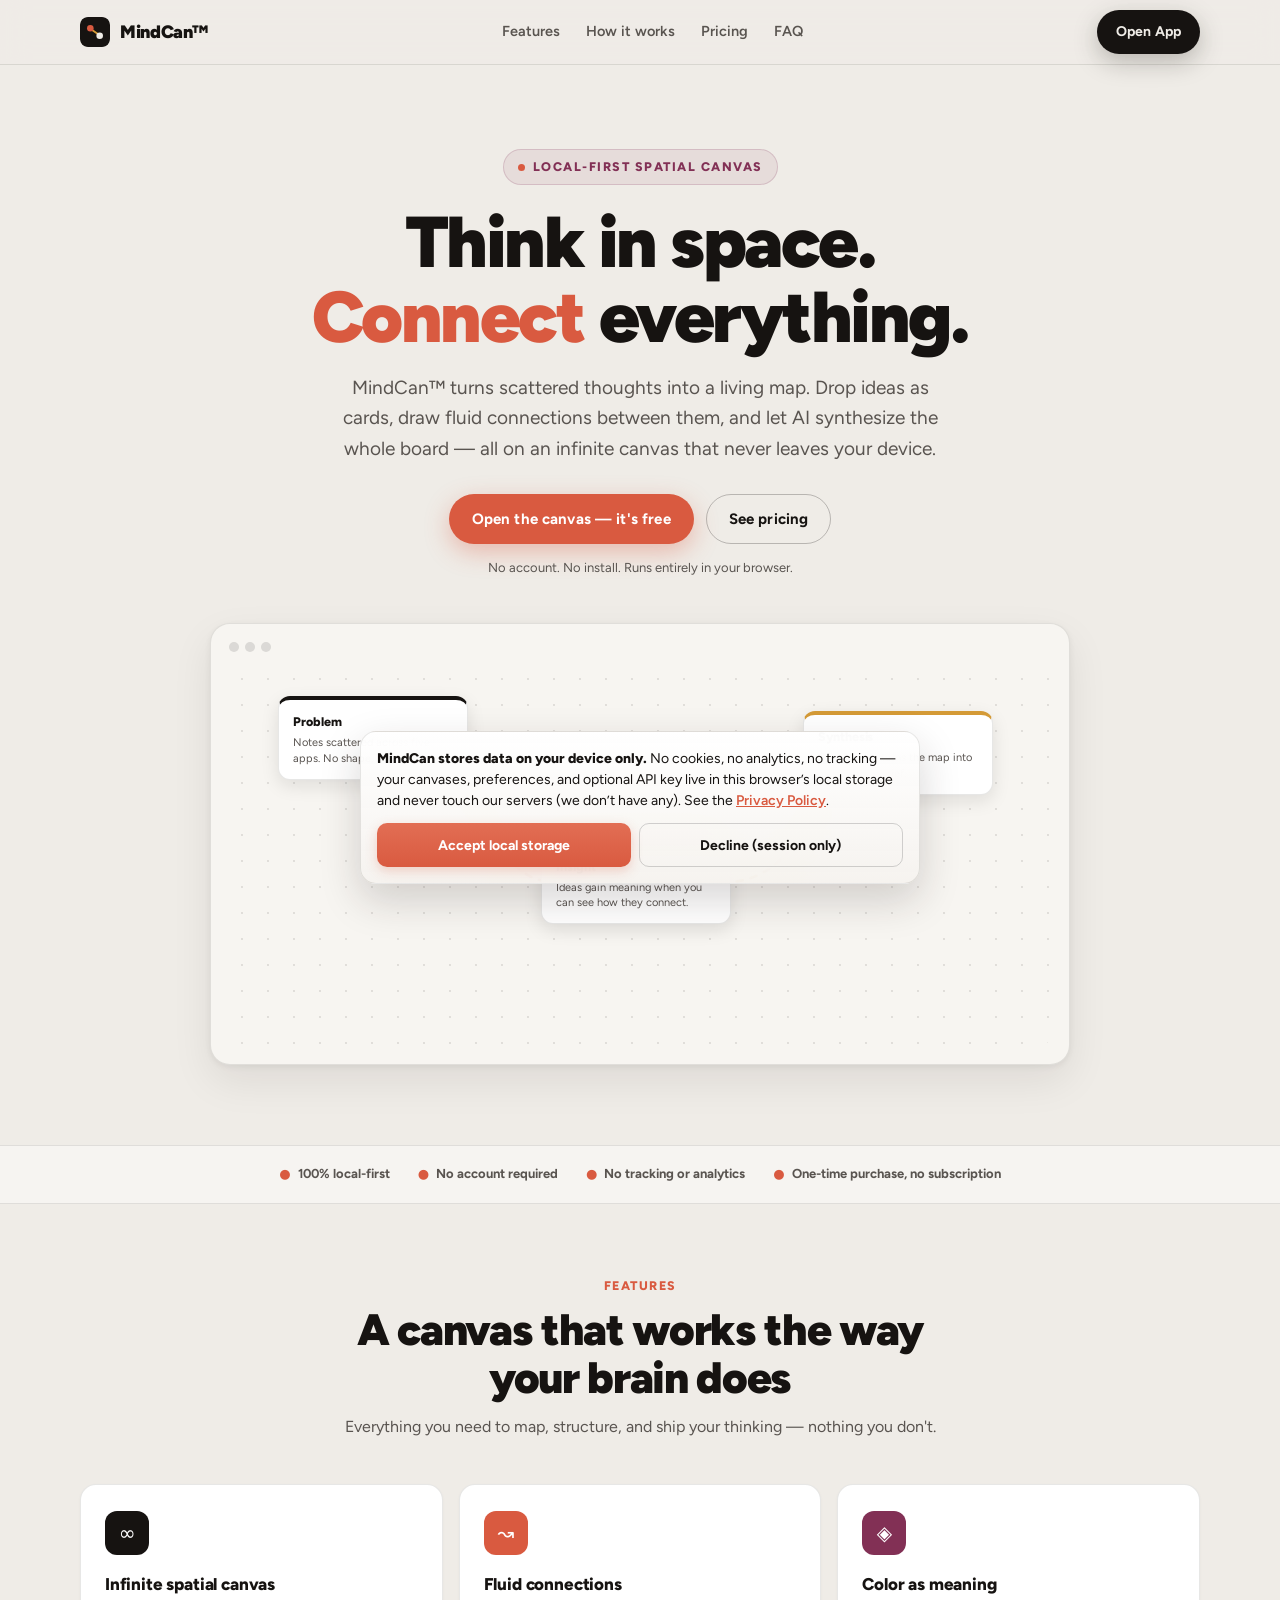
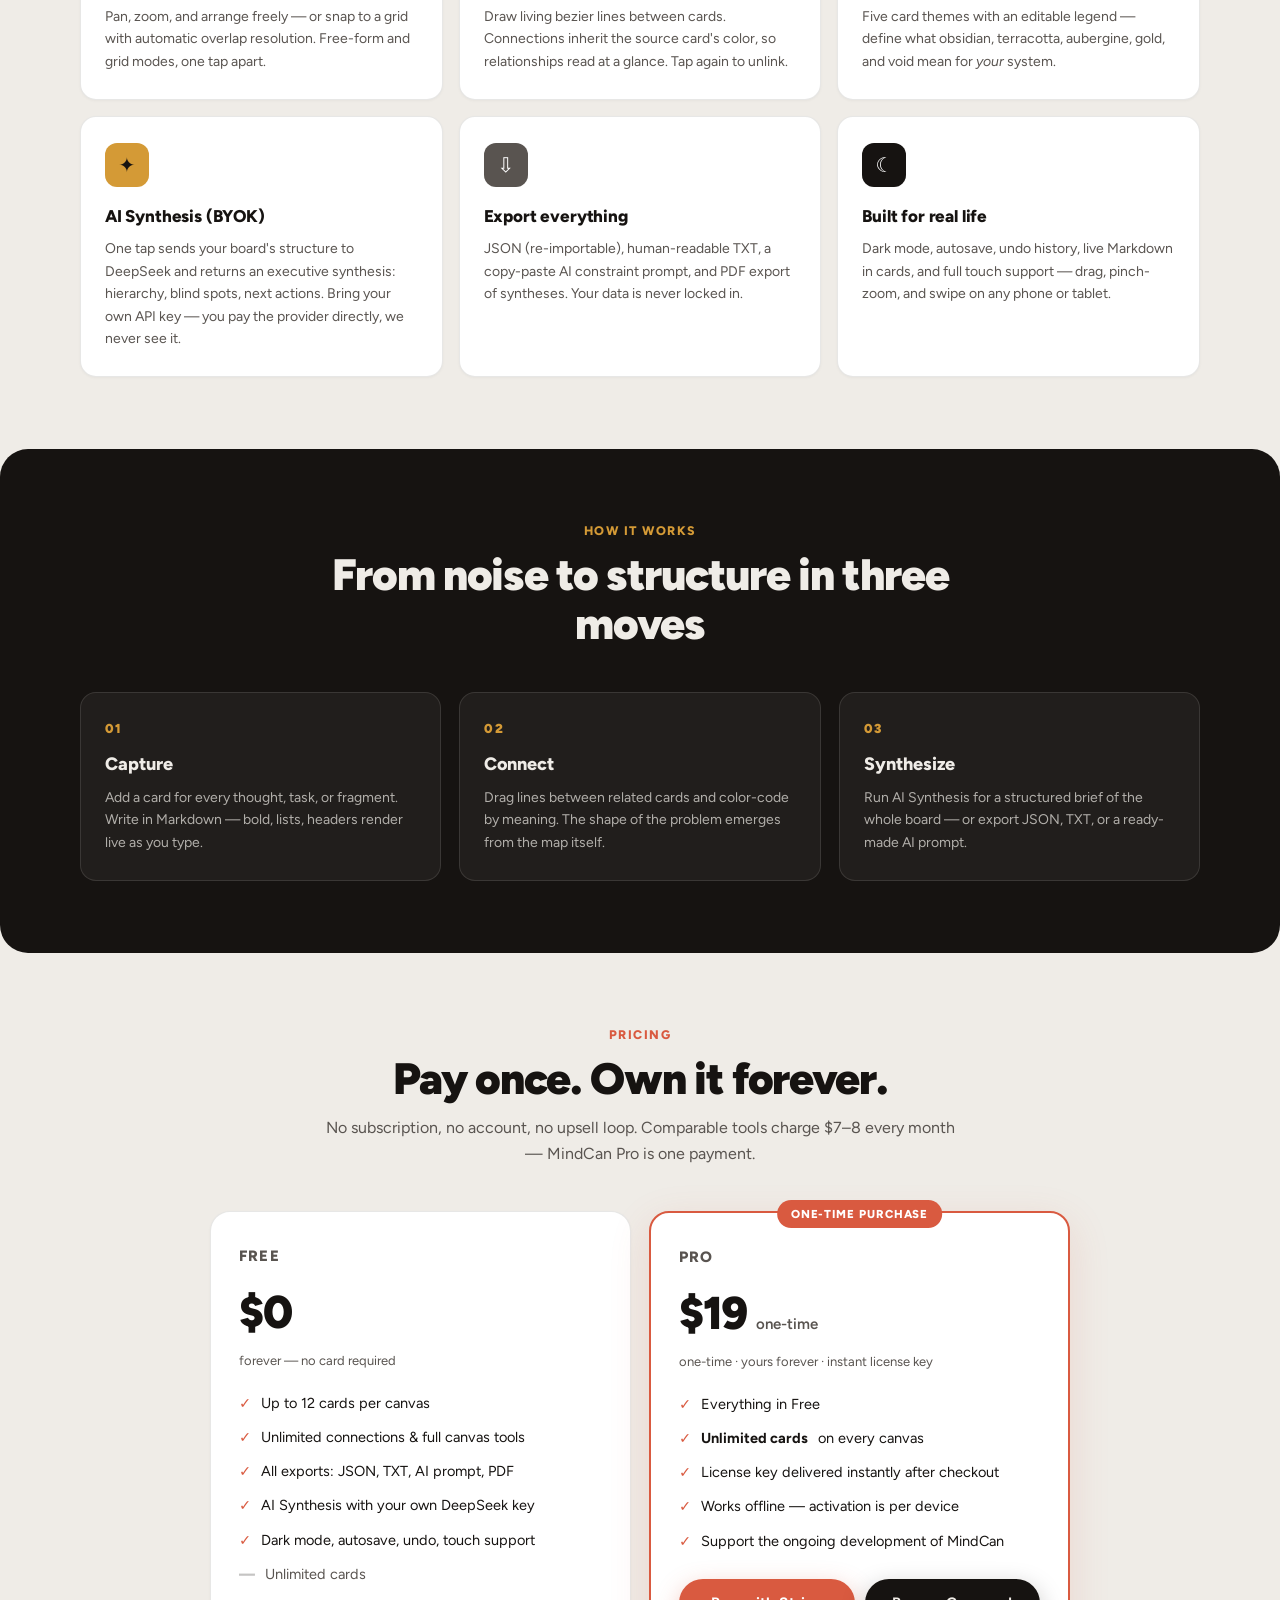
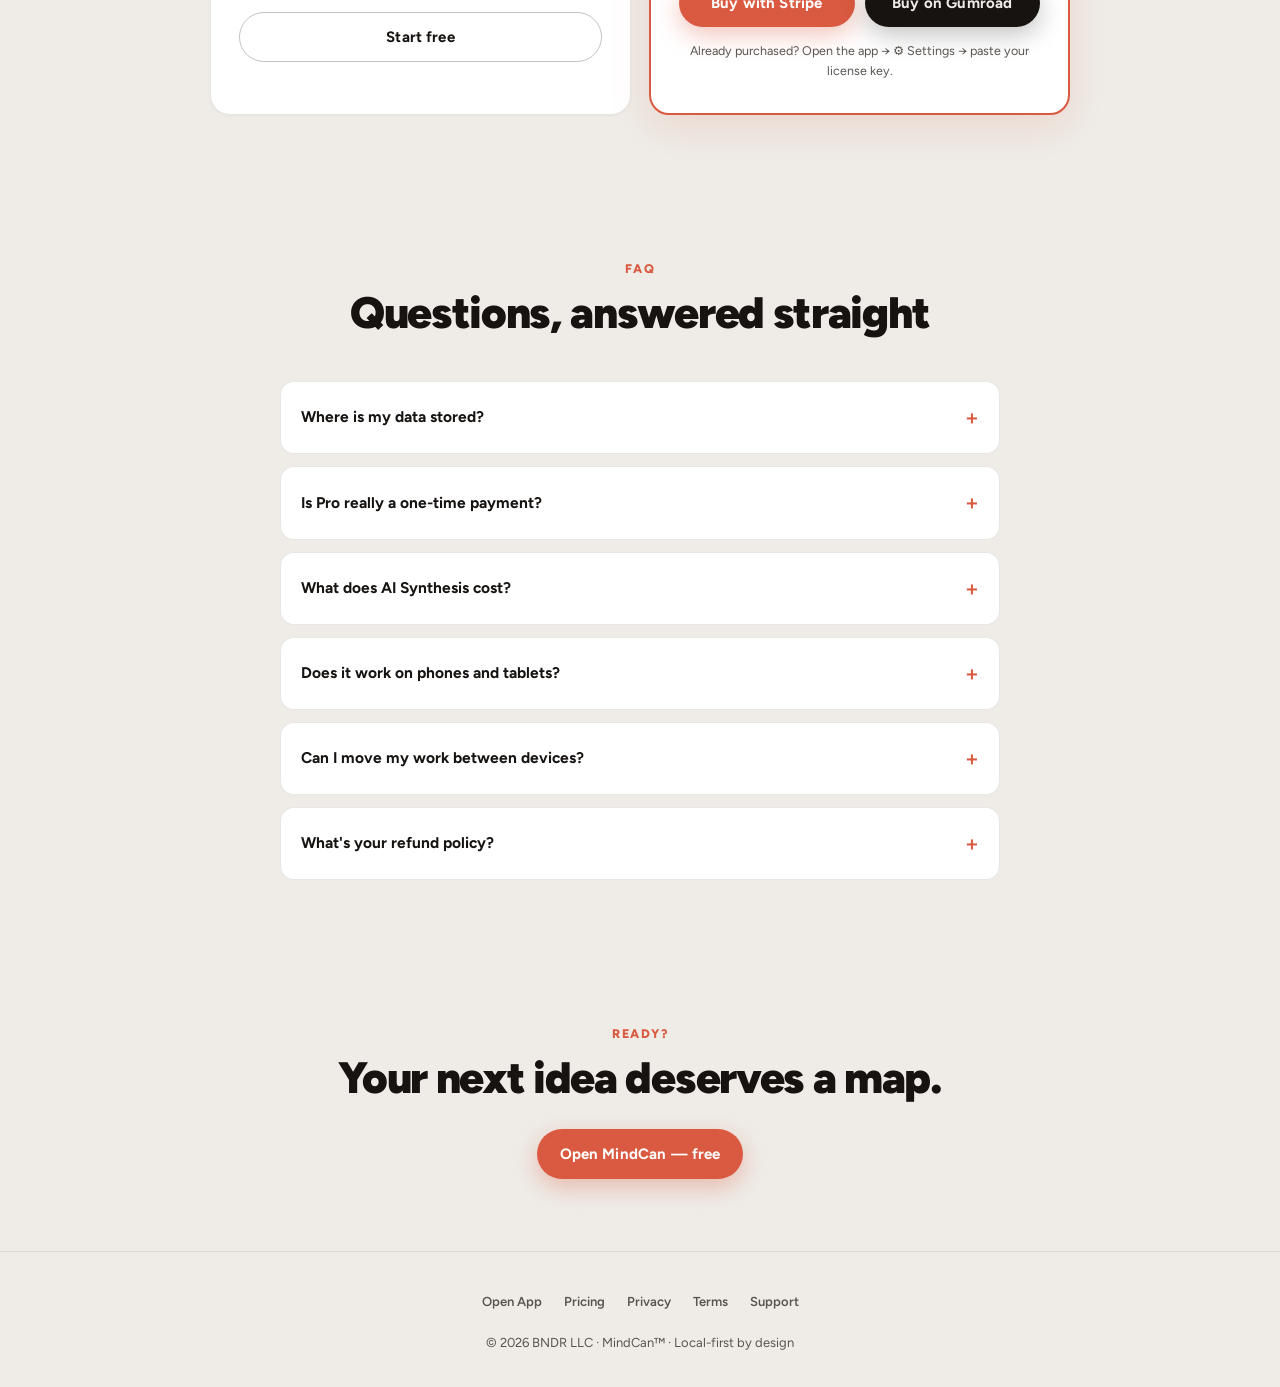
<file: index.html>
<!DOCTYPE html>
<html lang="en">
<head>
    <meta charset="UTF-8">
    <meta name="viewport" content="width=device-width, initial-scale=1.0, viewport-fit=cover">
    <title>MindCan™ — Think in space. Connect everything.</title>
    <meta name="description" content="MindCan™ is a local-first spatial canvas: map ideas as cards, connect them with fluid lines, and synthesize the whole board with AI. No account. No tracking. Your data never leaves your device.">
    <meta name="theme-color" content="#EFECE7">
    <link rel="icon" href="data:image/svg+xml,%3Csvg xmlns=%27http://www.w3.org/2000/svg%27 viewBox=%270 0 64 64%27%3E%3Crect width=%2764%27 height=%2764%27 rx=%2714%27 fill=%27%23161311%27/%3E%3Cpath d=%27M25 27 L39 37%27 stroke=%27%23D49A36%27 stroke-width=%274%27 stroke-linecap=%27round%27/%3E%3Ccircle cx=%2722%27 cy=%2724%27 r=%277%27 fill=%27%23D95A40%27/%3E%3Ccircle cx=%2742%27 cy=%2740%27 r=%277%27 fill=%27%23EFECE7%27/%3E%3C/svg%3E">
    <link rel="preconnect" href="https://fonts.googleapis.com">
    <link rel="preconnect" href="https://fonts.gstatic.com" crossorigin>
    <link href="https://fonts.googleapis.com/css2?family=Figtree:wght@400;500;600;700;800;900&display=swap" rel="stylesheet">
    <script src="config.js"></script>
    <script src="consent.js" defer></script>
    <script src="reporter.js" defer></script>
    <style>
        /* ============ TOKENS ============ */
        :root {
            --bone: #EFECE7;
            --obsidian: #161311;
            --terracotta: #D95A40;
            --aubergine: #823055;
            --gold: #D49A36;
            --void: #595450;
            --paper: #F7F5F1;
            --ink: #161311;
            --ink-2: #595450;
            --line: rgba(22, 19, 17, 0.10);
            --radius: 16px;
            --ease-spring: cubic-bezier(0.175, 0.885, 0.32, 1.15);
            --shadow-card: 0 2px 6px rgba(22,19,17,0.06), 0 16px 40px rgba(22,19,17,0.08);
        }

        * { margin: 0; padding: 0; box-sizing: border-box; }
        html { scroll-behavior: smooth; scroll-padding-top: 84px; }
        body {
            font-family: 'Figtree', system-ui, -apple-system, sans-serif;
            background: var(--bone);
            color: var(--ink);
            line-height: 1.6;
            -webkit-font-smoothing: antialiased;
            overflow-x: hidden;
        }
        img, svg { display: block; max-width: 100%; }
        a { color: inherit; }

        .wrap { width: min(1120px, 100% - 40px); margin-inline: auto; }

        /* ============ MOBILE-FIRST BASE (styles below are the small-screen layout; media queries only enhance upward) ============ */

        /* ---- NAV ---- */
        .nav {
            position: sticky; top: 0; z-index: 100;
            background: rgba(239, 236, 231, 0.85);
            backdrop-filter: blur(14px); -webkit-backdrop-filter: blur(14px);
            border-bottom: 1px solid var(--line);
            padding-top: env(safe-area-inset-top, 0px);
        }
        .nav-inner { display: flex; align-items: center; justify-content: space-between; gap: 12px; height: 64px; }
        .brand { display: flex; align-items: center; gap: 10px; font-weight: 900; font-size: 18px; letter-spacing: -0.02em; text-decoration: none; }
        .brand svg { width: 30px; height: 30px; border-radius: 8px; }
        .nav-links { display: none; gap: 26px; }
        .nav-links a { text-decoration: none; font-size: 14.5px; font-weight: 600; color: var(--ink-2); transition: color 0.2s; }
        .nav-links a:hover { color: var(--ink); }
        .btn {
            display: inline-flex; align-items: center; justify-content: center; gap: 8px;
            min-height: 48px; padding: 12px 22px; border-radius: 999px;
            font-family: inherit; font-size: 15px; font-weight: 700; letter-spacing: 0.01em;
            text-decoration: none; border: 1px solid transparent; cursor: pointer;
            transition: transform 0.25s var(--ease-spring), box-shadow 0.25s, background 0.2s, color 0.2s;
            -webkit-tap-highlight-color: transparent;
        }
        .btn:active { transform: scale(0.97); }
        .btn-primary { background: var(--obsidian); color: var(--bone); box-shadow: 0 8px 24px rgba(22,19,17,0.25); }
        .btn-primary:hover { transform: translateY(-2px); box-shadow: 0 12px 32px rgba(22,19,17,0.3); }
        .btn-accent { background: var(--terracotta); color: #fff; box-shadow: 0 8px 24px rgba(217,90,64,0.35); }
        .btn-accent:hover { transform: translateY(-2px); box-shadow: 0 12px 32px rgba(217,90,64,0.45); }
        .btn-ghost { background: transparent; color: var(--ink); border-color: rgba(22,19,17,0.25); }
        .btn-ghost:hover { border-color: var(--ink); }
        .nav .btn { min-height: 44px; padding: 10px 18px; font-size: 14px; }

        /* ---- HERO ---- */
        .hero { padding: 56px 0 24px; text-align: center; }
        .eyebrow {
            display: inline-flex; align-items: center; gap: 8px;
            font-size: 12.5px; font-weight: 800; text-transform: uppercase; letter-spacing: 0.12em;
            color: var(--aubergine); background: rgba(130,48,85,0.08);
            border: 1px solid rgba(130,48,85,0.18); border-radius: 999px; padding: 7px 14px;
        }
        .eyebrow::before { content: ""; width: 7px; height: 7px; border-radius: 50%; background: var(--terracotta); }
        h1 {
            font-size: clamp(38px, 9vw, 72px); font-weight: 900; letter-spacing: -0.035em; line-height: 1.04;
            margin: 20px 0 18px;
        }
        h1 .accent { color: var(--terracotta); }
        .hero-sub { font-size: clamp(16px, 2.5vw, 19px); color: var(--ink-2); max-width: 620px; margin: 0 auto 30px; }
        .hero-cta { display: flex; flex-direction: column; align-items: stretch; gap: 12px; max-width: 340px; margin: 0 auto; }
        .hero-note { margin-top: 14px; font-size: 13px; color: var(--ink-2); }

        /* ---- HERO MOCK (pure CSS/SVG, no images) ---- */
        .mock { position: relative; max-width: 860px; margin: 44px auto 0; border-radius: 20px;
            background: var(--paper); border: 1px solid var(--line); box-shadow: var(--shadow-card);
            padding: 18px; overflow: hidden;
        }
        .mock-bar { display: flex; gap: 6px; margin-bottom: 14px; }
        .mock-bar span { width: 10px; height: 10px; border-radius: 50%; background: rgba(22,19,17,0.12); }
        .mock-canvas { position: relative; height: 320px; border-radius: 12px;
            background: radial-gradient(rgba(22,19,17,0.10) 1px, transparent 1px);
            background-size: 26px 26px;
        }
        .mock-svg { position: absolute; inset: 0; width: 100%; height: 100%; pointer-events: none; }
        .mcard {
            position: absolute; width: 158px; padding: 12px 14px; border-radius: 12px;
            background: #fff; border: 1px solid var(--line); box-shadow: 0 6px 18px rgba(22,19,17,0.10);
            border-top: 4px solid var(--void); text-align: left;
            animation: floaty 7s ease-in-out infinite;
        }
        .mcard h4 { font-size: 12.5px; font-weight: 800; letter-spacing: -0.01em; margin-bottom: 3px; }
        .mcard p { font-size: 11px; color: var(--ink-2); line-height: 1.45; }
        .mcard.c1 { top: 8%; left: 6%; border-top-color: var(--obsidian); animation-delay: 0s; }
        .mcard.c2 { top: 46%; left: 38%; border-top-color: var(--terracotta); animation-delay: -2.3s; }
        .mcard.c3 { top: 12%; right: 7%; border-top-color: var(--gold); animation-delay: -4.6s; }
        @keyframes floaty {
            0%, 100% { transform: translateY(0); }
            50% { transform: translateY(-8px); }
        }
        .mock-path { fill: none; stroke-width: 2.5; stroke-linecap: round; stroke-dasharray: 6 8; animation: dashmove 2.4s linear infinite; }
        @keyframes dashmove { to { stroke-dashoffset: -28; } }
        @media (prefers-reduced-motion: reduce) {
            .mcard, .mock-path { animation: none; }
            html { scroll-behavior: auto; }
        }

        /* ---- TRUST STRIP ---- */
        .trust { border-block: 1px solid var(--line); margin-top: 56px; background: rgba(255,255,255,0.4); }
        .trust-inner { display: flex; flex-wrap: wrap; justify-content: center; gap: 10px 28px; padding: 18px 0; font-size: 13px; font-weight: 700; color: var(--ink-2); }
        .trust-inner span { display: inline-flex; align-items: center; gap: 7px; }
        .trust-inner b { color: var(--terracotta); font-weight: 900; }

        /* ---- SECTIONS ---- */
        section { padding: 72px 0; }
        .sec-head { text-align: center; max-width: 640px; margin: 0 auto 44px; }
        .kicker { font-size: 12.5px; font-weight: 800; text-transform: uppercase; letter-spacing: 0.12em; color: var(--terracotta); margin-bottom: 10px; }
        h2 { font-size: clamp(28px, 5.5vw, 44px); font-weight: 900; letter-spacing: -0.03em; line-height: 1.1; }
        .sec-sub { margin-top: 12px; color: var(--ink-2); font-size: 16px; }

        /* ---- FEATURES ---- */
        .grid { display: grid; grid-template-columns: 1fr; gap: 16px; }
        .feature {
            background: #fff; border: 1px solid var(--line); border-radius: var(--radius);
            padding: 26px 24px; box-shadow: 0 1px 3px rgba(22,19,17,0.04);
            transition: transform 0.3s var(--ease-spring), box-shadow 0.3s;
        }
        .feature:hover { transform: translateY(-4px); box-shadow: var(--shadow-card); }
        .f-icon {
            width: 44px; height: 44px; border-radius: 12px; display: grid; place-items: center;
            font-size: 20px; margin-bottom: 16px; color: #fff; background: var(--obsidian);
        }
        .feature:nth-child(2) .f-icon { background: var(--terracotta); }
        .feature:nth-child(3) .f-icon { background: var(--aubergine); }
        .feature:nth-child(4) .f-icon { background: var(--gold); color: var(--obsidian); }
        .feature:nth-child(5) .f-icon { background: var(--void); }
        .feature:nth-child(6) .f-icon { background: var(--obsidian); }
        .feature h3 { font-size: 17px; font-weight: 800; letter-spacing: -0.01em; margin-bottom: 8px; }
        .feature p { font-size: 14px; color: var(--ink-2); }

        /* ---- HOW ---- */
        #how { background: var(--obsidian); color: var(--bone); border-radius: 28px; margin-inline: 10px; }
        #how .kicker { color: var(--gold); }
        #how .sec-sub { color: rgba(239,236,231,0.65); }
        .steps { display: grid; grid-template-columns: 1fr; gap: 18px; counter-reset: step; }
        .step { background: rgba(239,236,231,0.05); border: 1px solid rgba(239,236,231,0.12); border-radius: var(--radius); padding: 26px 24px; }
        .step-num { font-size: 13px; font-weight: 900; color: var(--gold); letter-spacing: 0.1em; margin-bottom: 10px; }
        .step h3 { font-size: 18px; font-weight: 800; margin-bottom: 8px; }
        .step p { font-size: 14px; color: rgba(239,236,231,0.7); }

        /* ---- PRICING ---- */
        .plans { display: grid; grid-template-columns: 1fr; gap: 18px; max-width: 860px; margin: 0 auto; }
        .plan {
            background: #fff; border: 1px solid var(--line); border-radius: 20px; padding: 32px 28px;
            display: flex; flex-direction: column; gap: 0; box-shadow: 0 1px 3px rgba(22,19,17,0.04);
        }
        .plan.pro { border: 2px solid var(--terracotta); position: relative; box-shadow: 0 12px 40px rgba(217,90,64,0.15); }
        .plan-flag {
            position: absolute; top: -13px; left: 50%; transform: translateX(-50%);
            background: var(--terracotta); color: #fff; font-size: 11.5px; font-weight: 800;
            text-transform: uppercase; letter-spacing: 0.08em; padding: 5px 14px; border-radius: 999px; white-space: nowrap;
        }
        .plan h3 { font-size: 15px; font-weight: 800; text-transform: uppercase; letter-spacing: 0.08em; color: var(--ink-2); }
        .price { font-size: 46px; font-weight: 900; letter-spacing: -0.03em; margin: 8px 0 2px; }
        .price small { font-size: 15px; font-weight: 600; color: var(--ink-2); letter-spacing: 0; }
        .price-note { font-size: 13px; color: var(--ink-2); margin-bottom: 20px; }
        .plan ul { list-style: none; display: flex; flex-direction: column; gap: 11px; margin-bottom: 26px; }
        .plan li { font-size: 14.5px; display: flex; gap: 10px; align-items: flex-start; }
        .plan li::before { content: "✓"; font-weight: 900; color: var(--terracotta); flex-shrink: 0; }
        .plan li.dim { color: var(--ink-2); }
        .plan li.dim::before { content: "—"; color: rgba(22,19,17,0.25); }
        .plan .btn { width: 100%; }
        .buy-row { display: flex; flex-direction: column; gap: 10px; }
        .activate-note { margin-top: 14px; font-size: 12.5px; color: var(--ink-2); text-align: center; }

        /* ---- FAQ ---- */
        .faq { max-width: 720px; margin: 0 auto; display: flex; flex-direction: column; gap: 12px; }
        .faq details { background: #fff; border: 1px solid var(--line); border-radius: 14px; overflow: hidden; }
        .faq summary {
            list-style: none; cursor: pointer; padding: 18px 20px; font-weight: 700; font-size: 15.5px;
            display: flex; justify-content: space-between; align-items: center; gap: 14px; min-height: 44px;
            -webkit-tap-highlight-color: transparent;
        }
        .faq summary::-webkit-details-marker { display: none; }
        .faq summary::after { content: "+"; font-size: 22px; font-weight: 600; color: var(--terracotta); transition: transform 0.25s; flex-shrink: 0; }
        .faq details[open] summary::after { transform: rotate(45deg); }
        .faq .a { padding: 0 20px 18px; font-size: 14.5px; color: var(--ink-2); }

        /* ---- FINAL CTA ---- */
        .final { text-align: center; }
        .final .btn { margin-top: 26px; }

        /* ---- FOOTER ---- */
        footer { border-top: 1px solid var(--line); padding: 34px 0 max(34px, env(safe-area-inset-bottom, 34px)); }
        .foot-inner { display: flex; flex-direction: column; align-items: center; gap: 14px; text-align: center; font-size: 13px; color: var(--ink-2); }
        .foot-links { display: flex; flex-wrap: wrap; justify-content: center; gap: 8px 22px; }
        .foot-links a { text-decoration: none; font-weight: 600; padding: 6px 0; }
        .foot-links a:hover { color: var(--terracotta); }

        /* ---- TOAST ---- */
        #lp-toast {
            position: fixed; bottom: calc(20px + env(safe-area-inset-bottom, 0px)); left: 50%;
            transform: translate(-50%, 20px); background: var(--obsidian); color: var(--bone);
            padding: 12px 22px; border-radius: 999px; font-size: 14px; font-weight: 600;
            opacity: 0; pointer-events: none; transition: opacity 0.3s, transform 0.3s var(--ease-spring);
            z-index: 30000; max-width: calc(100vw - 40px); text-align: center;
        }
        #lp-toast.show { opacity: 1; transform: translate(-50%, 0); }

        /* ============ ENHANCE UPWARD (tablet / desktop) ============ */
        @media (min-width: 640px) {
            .hero-cta { flex-direction: row; justify-content: center; max-width: none; }
            .grid { grid-template-columns: 1fr 1fr; }
            .steps { grid-template-columns: repeat(3, 1fr); }
            .buy-row { flex-direction: row; }
            .buy-row .btn { flex: 1; }
            .mock-canvas { height: 380px; }
            .mcard { width: 190px; }
        }
        @media (min-width: 900px) {
            .nav-links { display: flex; }
            .hero { padding-top: 84px; }
            .grid { grid-template-columns: repeat(3, 1fr); }
            .plans { grid-template-columns: 1fr 1fr; align-items: stretch; }
            #how { margin-inline: 0; }
        }
    </style>
</head>
<body>

    <header class="nav">
        <div class="wrap nav-inner">
            <a class="brand" href="#top" aria-label="MindCan home">
                <svg viewBox="0 0 64 64" aria-hidden="true"><rect width="64" height="64" rx="14" fill="#161311"/><path d="M25 27 L39 37" stroke="#D49A36" stroke-width="4" stroke-linecap="round"/><circle cx="22" cy="24" r="7" fill="#D95A40"/><circle cx="42" cy="40" r="7" fill="#EFECE7"/></svg>
                MindCan™
            </a>
            <nav class="nav-links" aria-label="Primary">
                <a href="#features">Features</a>
                <a href="#how">How it works</a>
                <a href="#pricing">Pricing</a>
                <a href="#faq">FAQ</a>
            </nav>
            <a class="btn btn-primary" href="app.html">Open App</a>
        </div>
    </header>

    <main id="top">
        <section class="hero wrap">
            <span class="eyebrow">Local-first spatial canvas</span>
            <h1>Think in space.<br><span class="accent">Connect</span> everything.</h1>
            <p class="hero-sub">MindCan™ turns scattered thoughts into a living map. Drop ideas as cards, draw fluid connections between them, and let AI synthesize the whole board — all on an infinite canvas that never leaves your device.</p>
            <div class="hero-cta">
                <a class="btn btn-accent" href="app.html">Open the canvas — it's free</a>
                <a class="btn btn-ghost" href="#pricing">See pricing</a>
            </div>
            <p class="hero-note">No account. No install. Runs entirely in your browser.</p>

            <div class="mock" aria-hidden="true">
                <div class="mock-bar"><span></span><span></span><span></span></div>
                <div class="mock-canvas">
                    <svg class="mock-svg" viewBox="0 0 800 360" preserveAspectRatio="none">
                        <path class="mock-path" stroke="#D95A40" d="M 175 85 C 260 85, 240 205, 320 205"/>
                        <path class="mock-path" stroke="#D49A36" d="M 480 205 C 570 205, 560 95, 630 95"/>
                    </svg>
                    <div class="mcard c1"><h4>Problem</h4><p>Notes scattered across five apps. No shape, no priority.</p></div>
                    <div class="mcard c2"><h4>Insight</h4><p>Ideas gain meaning when you can see how they connect.</p></div>
                    <div class="mcard c3"><h4>Synthesis</h4><p>One AI pass turns the map into a structured brief.</p></div>
                </div>
            </div>
        </section>

        <div class="trust">
            <div class="wrap trust-inner">
                <span><b>●</b> 100% local-first</span>
                <span><b>●</b> No account required</span>
                <span><b>●</b> No tracking or analytics</span>
                <span><b>●</b> One-time purchase, no subscription</span>
            </div>
        </div>

        <section id="features" class="wrap">
            <div class="sec-head">
                <div class="kicker">Features</div>
                <h2>A canvas that works the way your brain does</h2>
                <p class="sec-sub">Everything you need to map, structure, and ship your thinking — nothing you don't.</p>
            </div>
            <div class="grid">
                <div class="feature">
                    <div class="f-icon">∞</div>
                    <h3>Infinite spatial canvas</h3>
                    <p>Pan, zoom, and arrange freely — or snap to a grid with automatic overlap resolution. Free-form and grid modes, one tap apart.</p>
                </div>
                <div class="feature">
                    <div class="f-icon">↝</div>
                    <h3>Fluid connections</h3>
                    <p>Draw living bezier lines between cards. Connections inherit the source card's color, so relationships read at a glance. Tap again to unlink.</p>
                </div>
                <div class="feature">
                    <div class="f-icon">◈</div>
                    <h3>Color as meaning</h3>
                    <p>Five card themes with an editable legend — define what obsidian, terracotta, aubergine, gold, and void mean for <em>your</em> system.</p>
                </div>
                <div class="feature">
                    <div class="f-icon">✦</div>
                    <h3>AI Synthesis (BYOK)</h3>
                    <p>One tap sends your board's structure to DeepSeek and returns an executive synthesis: hierarchy, blind spots, next actions. Bring your own API key — you pay the provider directly, we never see it.</p>
                </div>
                <div class="feature">
                    <div class="f-icon">⇩</div>
                    <h3>Export everything</h3>
                    <p>JSON (re-importable), human-readable TXT, a copy-paste AI constraint prompt, and PDF export of syntheses. Your data is never locked in.</p>
                </div>
                <div class="feature">
                    <div class="f-icon">☾</div>
                    <h3>Built for real life</h3>
                    <p>Dark mode, autosave, undo history, live Markdown in cards, and full touch support — drag, pinch-zoom, and swipe on any phone or tablet.</p>
                </div>
            </div>
        </section>

        <section id="how">
            <div class="wrap">
                <div class="sec-head">
                    <div class="kicker">How it works</div>
                    <h2>From noise to structure in three moves</h2>
                </div>
                <div class="steps">
                    <div class="step">
                        <div class="step-num">01</div>
                        <h3>Capture</h3>
                        <p>Add a card for every thought, task, or fragment. Write in Markdown — bold, lists, headers render live as you type.</p>
                    </div>
                    <div class="step">
                        <div class="step-num">02</div>
                        <h3>Connect</h3>
                        <p>Drag lines between related cards and color-code by meaning. The shape of the problem emerges from the map itself.</p>
                    </div>
                    <div class="step">
                        <div class="step-num">03</div>
                        <h3>Synthesize</h3>
                        <p>Run AI Synthesis for a structured brief of the whole board — or export JSON, TXT, or a ready-made AI prompt.</p>
                    </div>
                </div>
            </div>
        </section>

        <section id="pricing" class="wrap">
            <div class="sec-head">
                <div class="kicker">Pricing</div>
                <h2>Pay once. Own it forever.</h2>
                <p class="sec-sub">No subscription, no account, no upsell loop. Comparable tools charge $7–8 every month — MindCan Pro is one payment.</p>
            </div>
            <div class="plans">
                <div class="plan">
                    <h3>Free</h3>
                    <div class="price">$0</div>
                    <div class="price-note">forever — no card required</div>
                    <ul>
                        <li>Up to 12 cards per canvas</li>
                        <li>Unlimited connections & full canvas tools</li>
                        <li>All exports: JSON, TXT, AI prompt, PDF</li>
                        <li>AI Synthesis with your own DeepSeek key</li>
                        <li>Dark mode, autosave, undo, touch support</li>
                        <li class="dim">Unlimited cards</li>
                    </ul>
                    <a class="btn btn-ghost" href="app.html">Start free</a>
                </div>
                <div class="plan pro">
                    <div class="plan-flag">One-time purchase</div>
                    <h3>Pro</h3>
                    <div class="price" id="pro-price">$19 <small>one-time</small></div>
                    <div class="price-note" id="pro-price-note">yours forever · instant license key</div>
                    <ul>
                        <li>Everything in Free</li>
                        <li><strong>Unlimited cards</strong> on every canvas</li>
                        <li>License key delivered instantly after checkout</li>
                        <li>Works offline — activation is per device</li>
                        <li>Support the ongoing development of MindCan</li>
                    </ul>
                    <div class="buy-row">
                        <button class="btn btn-accent" id="buy-stripe" type="button">Buy with Stripe</button>
                        <button class="btn btn-primary" id="buy-gumroad" type="button">Buy on Gumroad</button>
                    </div>
                    <p class="activate-note">Already purchased? Open the app → ⚙ Settings → paste your license key.</p>
                </div>
            </div>
        </section>

        <section id="faq" class="wrap">
            <div class="sec-head">
                <div class="kicker">FAQ</div>
                <h2>Questions, answered straight</h2>
            </div>
            <div class="faq">
                <details>
                    <summary>Where is my data stored?</summary>
                    <div class="a">Entirely on your device, in your browser's local storage — and only after you accept the storage notice. Nothing is uploaded to us; there is no server, no account, and no analytics. Export JSON backups anytime.</div>
                </details>
                <details>
                    <summary>Is Pro really a one-time payment?</summary>
                    <div class="a">Yes. You pay once, get a license key instantly, and unlock unlimited cards on that device. No subscription, no renewal, no locked features appearing later.</div>
                </details>
                <details>
                    <summary>What does AI Synthesis cost?</summary>
                    <div class="a">MindCan uses a bring-your-own-key model with DeepSeek. You create a key at platform.deepseek.com and pay DeepSeek directly for usage (typically fractions of a cent per synthesis). Your key is stored only on your device and sent only to DeepSeek.</div>
                </details>
                <details>
                    <summary>Does it work on phones and tablets?</summary>
                    <div class="a">Yes — MindCan is built mobile-first: touch drag, two-finger pinch-zoom, swipe-to-dismiss panels, and a dock that adapts to small screens. It works in any modern mobile browser.</div>
                </details>
                <details>
                    <summary>Can I move my work between devices?</summary>
                    <div class="a">Yes. Export your canvas as JSON on one device and import it on another — spatial layout, colors, and connections are fully preserved.</div>
                </details>
                <details>
                    <summary>What's your refund policy?</summary>
                    <div class="a">Purchases follow the refund policy of the store you buy through (Stripe or Gumroad). If something's broken, contact support and we'll make it right.</div>
                </details>
            </div>
        </section>

        <section class="final wrap">
            <div class="sec-head" style="margin-bottom:0">
                <div class="kicker">Ready?</div>
                <h2>Your next idea deserves a map.</h2>
            </div>
            <a class="btn btn-accent" href="app.html">Open MindCan — free</a>
        </section>
    </main>

    <footer>
        <div class="wrap foot-inner">
            <div class="foot-links">
                <a href="app.html">Open App</a>
                <a href="#pricing">Pricing</a>
                <a href="privacy.html">Privacy</a>
                <a href="terms.html">Terms</a>
                <a href="#" id="foot-support">Support</a>
            </div>
            <div>© <span id="year"></span> BNDR LLC · MindCan™ · Local-first by design</div>
        </div>
    </footer>

    <div id="lp-toast" role="status" aria-live="polite"></div>

    <script>
        (function () {
            const CFG = window.MINDCAN_CONFIG || { isSet: () => false };

            document.getElementById('year').textContent = new Date().getFullYear();

            /* Price from single config source */
            if (CFG.PRICE_PRO) {
                document.getElementById('pro-price').innerHTML = CFG.PRICE_PRO + ' <small>one-time</small>';
            }
            if (CFG.PRICE_PRO_NOTE) {
                document.getElementById('pro-price-note').textContent = CFG.PRICE_PRO_NOTE + ' · instant license key';
            }

            let toastTimer = null;
            function toast(msg) {
                const el = document.getElementById('lp-toast');
                el.textContent = msg;
                el.classList.add('show');
                clearTimeout(toastTimer);
                toastTimer = setTimeout(() => el.classList.remove('show'), 3200);
            }

            function wireBuy(btnId, configKey, storeName) {
                document.getElementById(btnId).addEventListener('click', () => {
                    if (CFG.isSet && CFG.isSet(configKey)) {
                        window.open(CFG[configKey], '_blank', 'noopener');
                    } else {
                        toast(storeName + ' checkout is not configured yet — add your link in config.js.');
                    }
                });
            }
            wireBuy('buy-stripe', 'STRIPE_PAYMENT_LINK', 'Stripe');
            wireBuy('buy-gumroad', 'GUMROAD_PRODUCT_URL', 'Gumroad');

            /* Support link from config */
            document.getElementById('foot-support').addEventListener('click', e => {
                e.preventDefault();
                if (CFG.isSet && CFG.isSet('SUPPORT_EMAIL')) {
                    window.location.href = 'mailto:' + CFG.SUPPORT_EMAIL;
                } else {
                    toast('Set SUPPORT_EMAIL in config.js to enable this link.');
                }
            });
        })();
    </script>
</body>
</html>
</file>
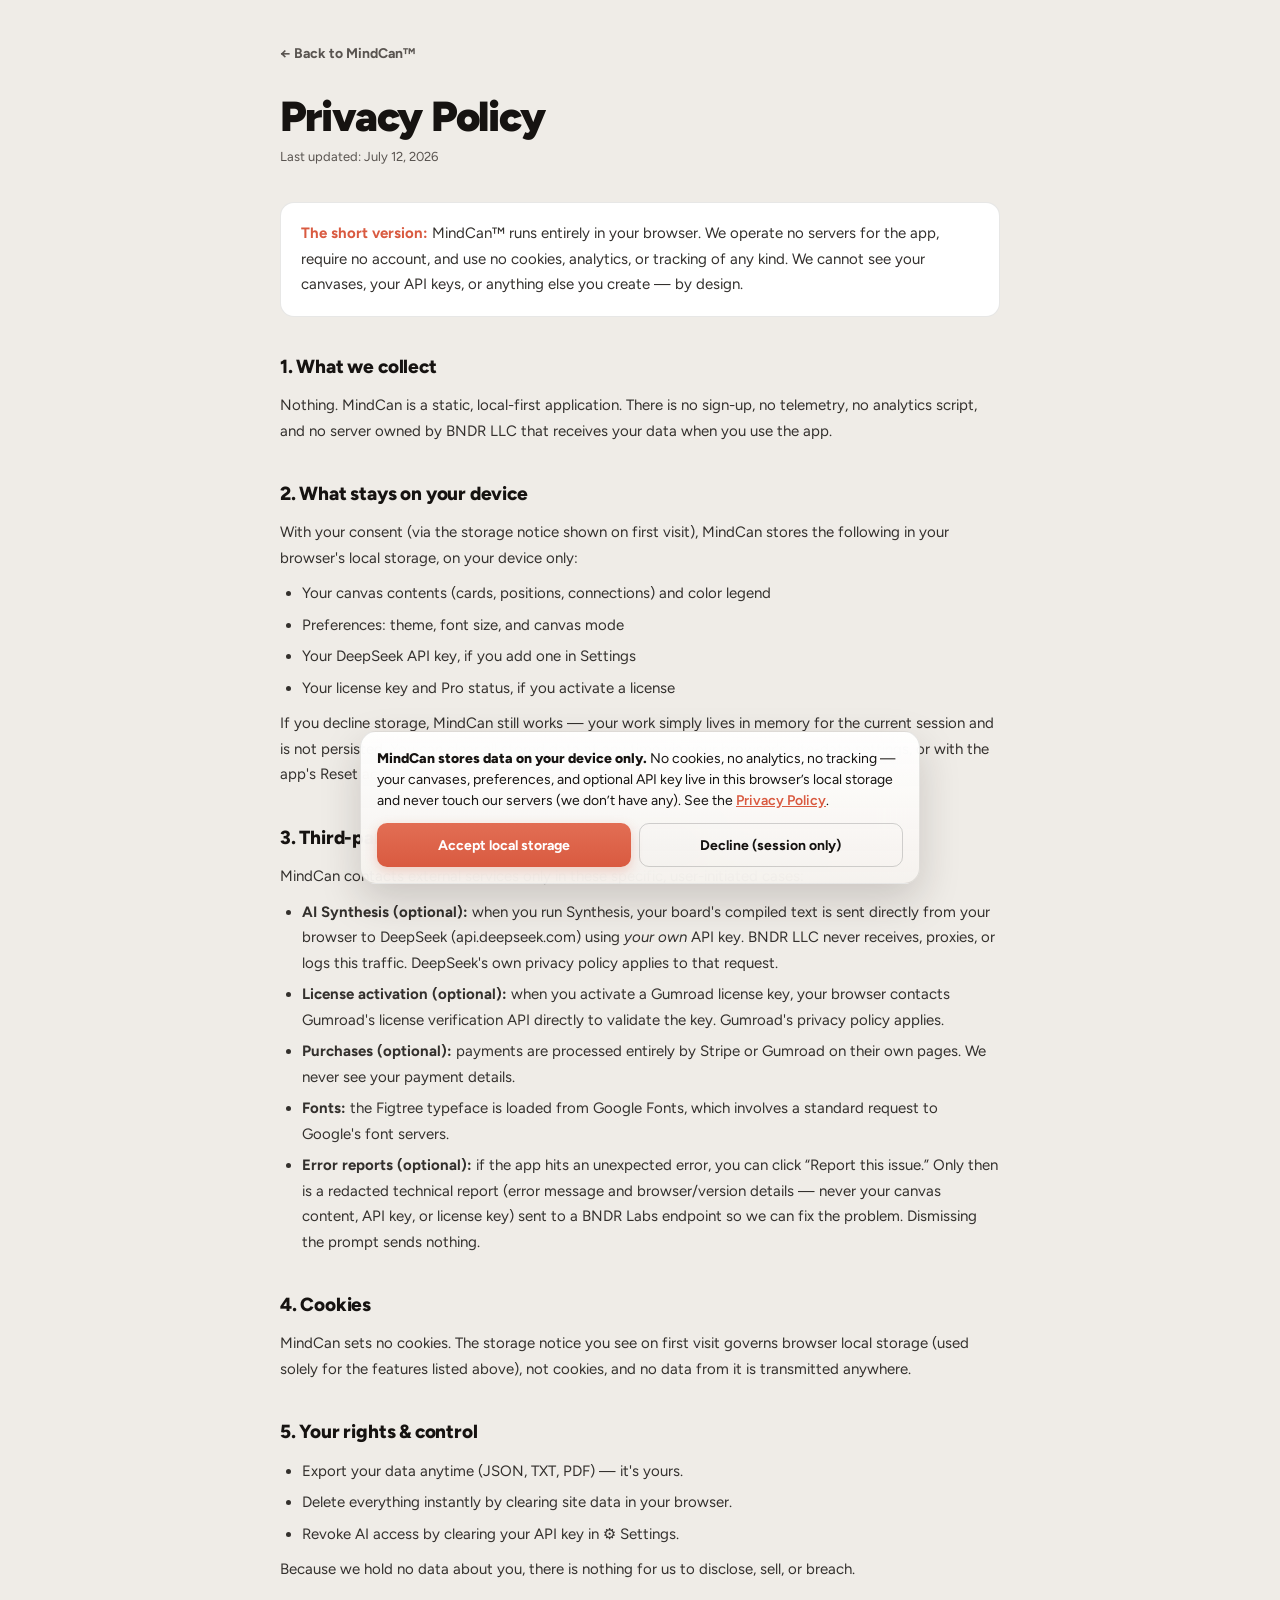
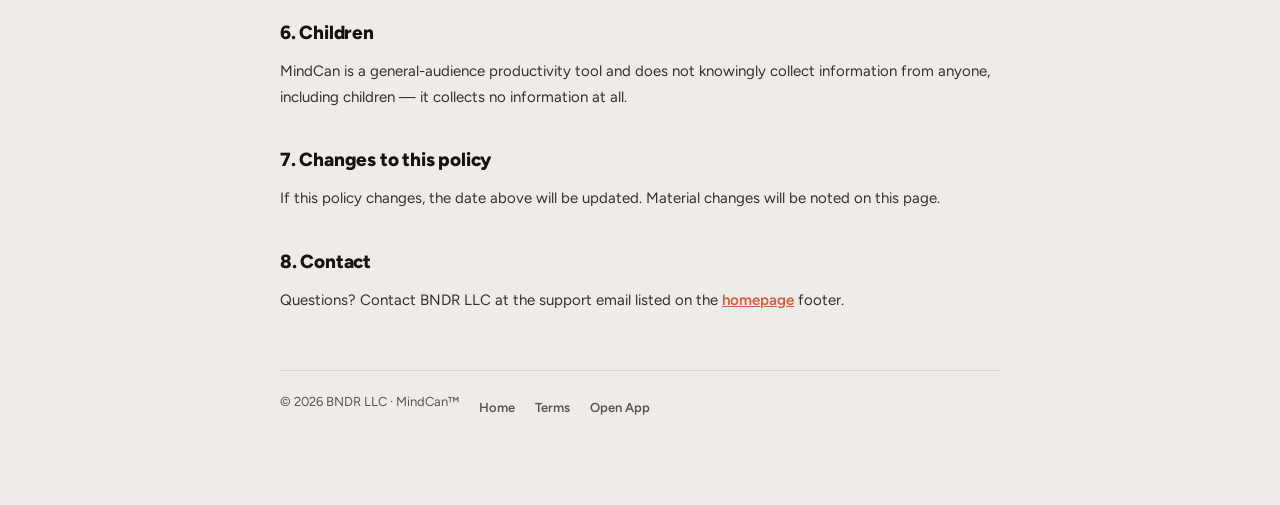
<file: privacy.html>
<!DOCTYPE html>
<html lang="en">
<head>
    <meta charset="UTF-8">
    <meta name="viewport" content="width=device-width, initial-scale=1.0, viewport-fit=cover">
    <title>Privacy Policy — MindCan™</title>
    <meta name="description" content="MindCan™ privacy policy: local-first by design, no accounts, no tracking, no analytics.">
    <meta name="theme-color" content="#EFECE7">
    <link rel="icon" href="data:image/svg+xml,%3Csvg xmlns=%27http://www.w3.org/2000/svg%27 viewBox=%270 0 64 64%27%3E%3Crect width=%2764%27 height=%2764%27 rx=%2714%27 fill=%27%23161311%27/%3E%3Cpath d=%27M25 27 L39 37%27 stroke=%27%23D49A36%27 stroke-width=%274%27 stroke-linecap=%27round%27/%3E%3Ccircle cx=%2722%27 cy=%2724%27 r=%277%27 fill=%27%23D95A40%27/%3E%3Ccircle cx=%2742%27 cy=%2740%27 r=%277%27 fill=%27%23EFECE7%27/%3E%3C/svg%3E">
    <link rel="preconnect" href="https://fonts.googleapis.com">
    <link rel="preconnect" href="https://fonts.gstatic.com" crossorigin>
    <link href="https://fonts.googleapis.com/css2?family=Figtree:wght@400;600;700;900&display=swap" rel="stylesheet">
    <script src="config.js"></script>
    <script src="consent.js" defer></script>
    <script src="reporter.js" defer></script>
    <style>
        :root { --bone:#EFECE7; --obsidian:#161311; --terracotta:#D95A40; --void:#595450; --line:rgba(22,19,17,0.10); }
        * { margin:0; padding:0; box-sizing:border-box; }
        body { font-family:'Figtree',system-ui,sans-serif; background:var(--bone); color:var(--obsidian); line-height:1.7; -webkit-font-smoothing:antialiased; }
        .page { width:min(720px, 100% - 40px); margin-inline:auto; padding:32px 0 80px; }
        .back { display:inline-flex; align-items:center; gap:8px; min-height:44px; text-decoration:none; font-weight:700; font-size:14px; color:var(--void); }
        .back:hover { color:var(--terracotta); }
        h1 { font-size:clamp(30px,7vw,42px); font-weight:900; letter-spacing:-0.03em; line-height:1.1; margin:18px 0 6px; }
        .updated { font-size:13px; color:var(--void); margin-bottom:34px; }
        h2 { font-size:19px; font-weight:800; letter-spacing:-0.01em; margin:34px 0 10px; }
        p, li { font-size:15px; color:#33302d; }
        ul { padding-left:22px; margin:10px 0; }
        li { margin-bottom:6px; }
        .card { background:#fff; border:1px solid var(--line); border-radius:14px; padding:18px 20px; margin:16px 0; }
        .card strong { color:var(--terracotta); }
        a { color:var(--terracotta); font-weight:600; }
        footer { margin-top:56px; padding-top:20px; border-top:1px solid var(--line); font-size:13px; color:var(--void); display:flex; flex-wrap:wrap; gap:8px 20px; }
        footer a { color:var(--void); text-decoration:none; font-weight:600; padding:6px 0; }
        footer a:hover { color:var(--terracotta); }
    </style>
</head>
<body>
    <div class="page">
        <a class="back" href="index.html">← Back to MindCan™</a>
        <h1>Privacy Policy</h1>
        <p class="updated">Last updated: July 12, 2026</p>

        <div class="card"><p><strong>The short version:</strong> MindCan™ runs entirely in your browser. We operate no servers for the app, require no account, and use no cookies, analytics, or tracking of any kind. We cannot see your canvases, your API keys, or anything else you create — by design.</p></div>

        <h2>1. What we collect</h2>
        <p>Nothing. MindCan is a static, local-first application. There is no sign-up, no telemetry, no analytics script, and no server owned by BNDR LLC that receives your data when you use the app.</p>

        <h2>2. What stays on your device</h2>
        <p>With your consent (via the storage notice shown on first visit), MindCan stores the following in your browser's local storage, on your device only:</p>
        <ul>
            <li>Your canvas contents (cards, positions, connections) and color legend</li>
            <li>Preferences: theme, font size, and canvas mode</li>
            <li>Your DeepSeek API key, if you add one in Settings</li>
            <li>Your license key and Pro status, if you activate a license</li>
        </ul>
        <p>If you decline storage, MindCan still works — your work simply lives in memory for the current session and is not persisted. You can clear all stored data at any time via your browser's site-data settings, or with the app's Reset action.</p>

        <h2>3. Third-party services (only when you use them)</h2>
        <p>MindCan contacts external services only in these specific, user-initiated cases:</p>
        <ul>
            <li><strong>AI Synthesis (optional):</strong> when you run Synthesis, your board's compiled text is sent directly from your browser to DeepSeek (api.deepseek.com) using <em>your own</em> API key. BNDR LLC never receives, proxies, or logs this traffic. DeepSeek's own privacy policy applies to that request.</li>
            <li><strong>License activation (optional):</strong> when you activate a Gumroad license key, your browser contacts Gumroad's license verification API directly to validate the key. Gumroad's privacy policy applies.</li>
            <li><strong>Purchases (optional):</strong> payments are processed entirely by Stripe or Gumroad on their own pages. We never see your payment details.</li>
            <li><strong>Fonts:</strong> the Figtree typeface is loaded from Google Fonts, which involves a standard request to Google's font servers.</li>
            <li><strong>Error reports (optional):</strong> if the app hits an unexpected error, you can click “Report this issue.” Only then is a redacted technical report (error message and browser/version details — never your canvas content, API key, or license key) sent to a BNDR Labs endpoint so we can fix the problem. Dismissing the prompt sends nothing.</li>
        </ul>

        <h2>4. Cookies</h2>
        <p>MindCan sets no cookies. The storage notice you see on first visit governs browser local storage (used solely for the features listed above), not cookies, and no data from it is transmitted anywhere.</p>

        <h2>5. Your rights & control</h2>
        <ul>
            <li>Export your data anytime (JSON, TXT, PDF) — it's yours.</li>
            <li>Delete everything instantly by clearing site data in your browser.</li>
            <li>Revoke AI access by clearing your API key in ⚙ Settings.</li>
        </ul>
        <p>Because we hold no data about you, there is nothing for us to disclose, sell, or breach.</p>

        <h2>6. Children</h2>
        <p>MindCan is a general-audience productivity tool and does not knowingly collect information from anyone, including children — it collects no information at all.</p>

        <h2>7. Changes to this policy</h2>
        <p>If this policy changes, the date above will be updated. Material changes will be noted on this page.</p>

        <h2>8. Contact</h2>
        <p>Questions? Contact BNDR LLC at the support email listed on the <a href="index.html">homepage</a> footer.</p>

        <footer>
            <span>© <span id="year"></span> BNDR LLC · MindCan™</span>
            <a href="index.html">Home</a>
            <a href="terms.html">Terms</a>
            <a href="app.html">Open App</a>
        </footer>
    </div>
    <script>document.getElementById('year').textContent = new Date().getFullYear();</script>
</body>
</html>
</file>
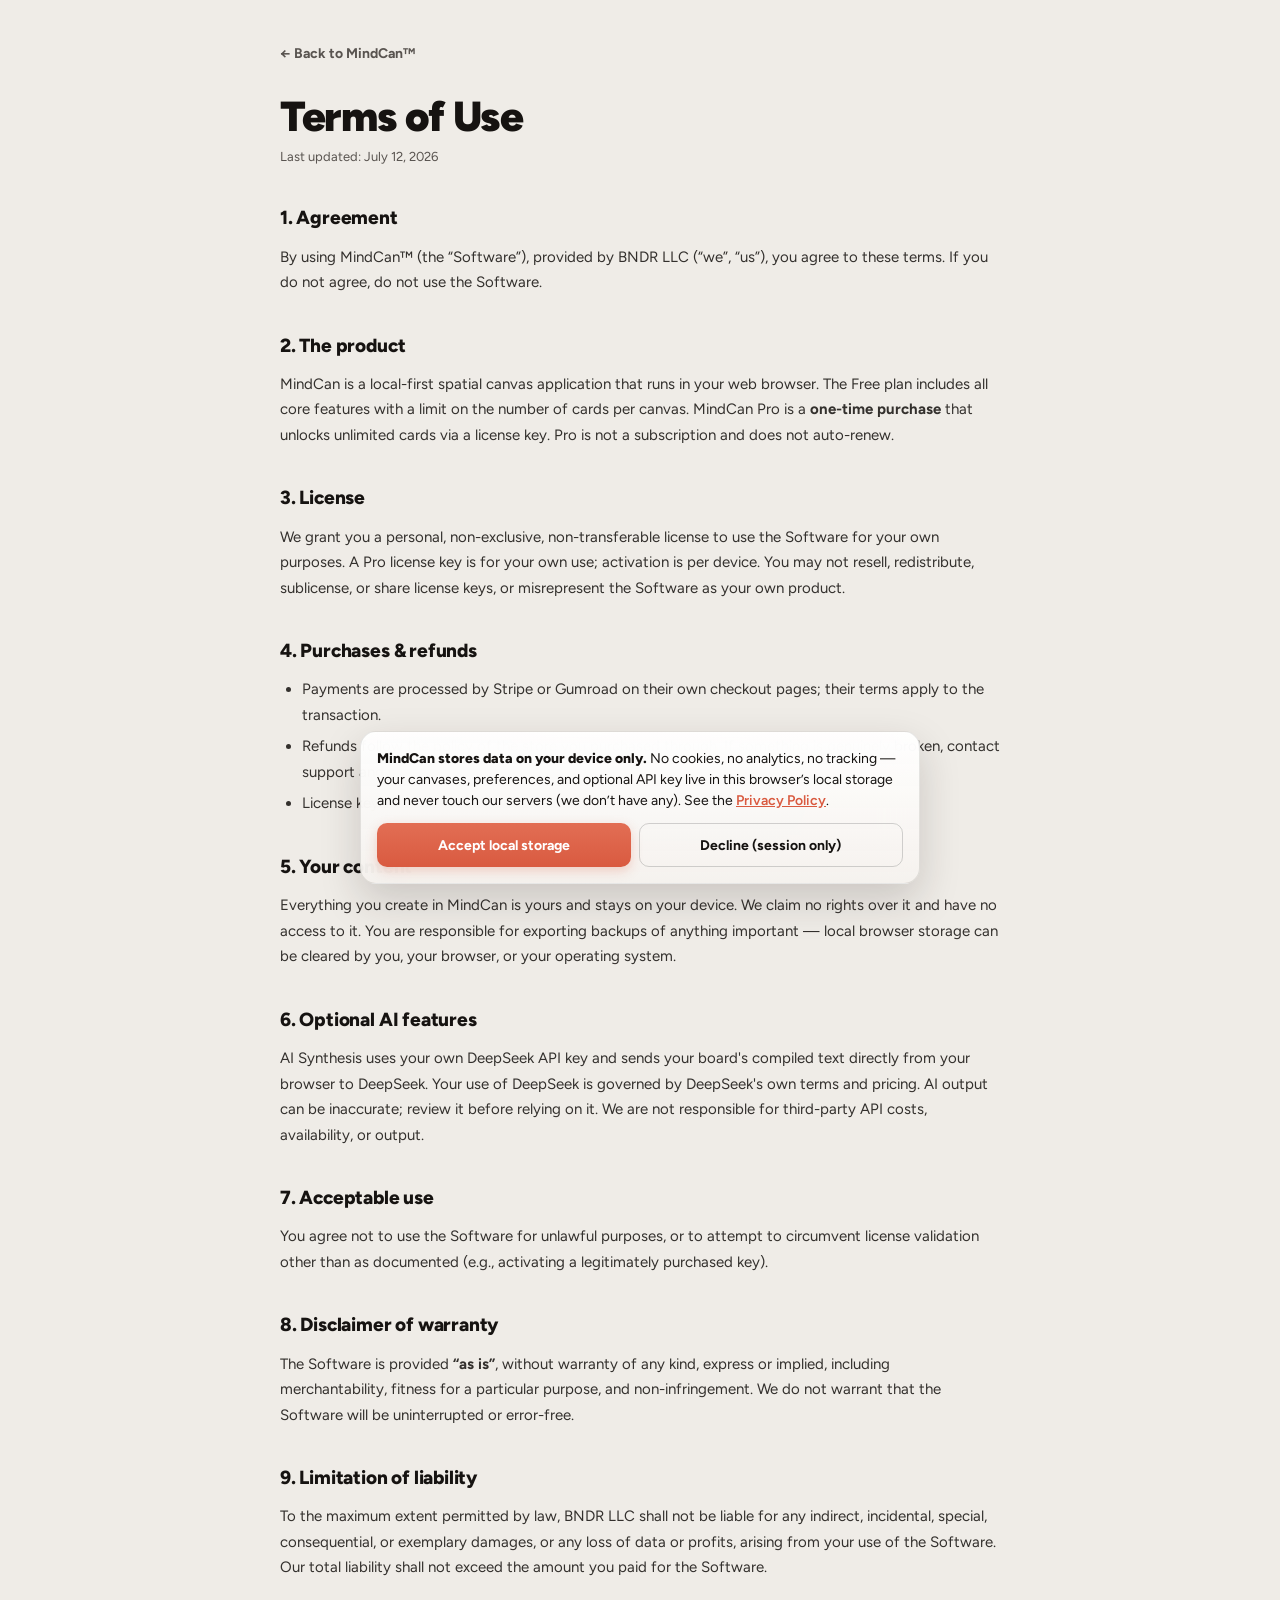
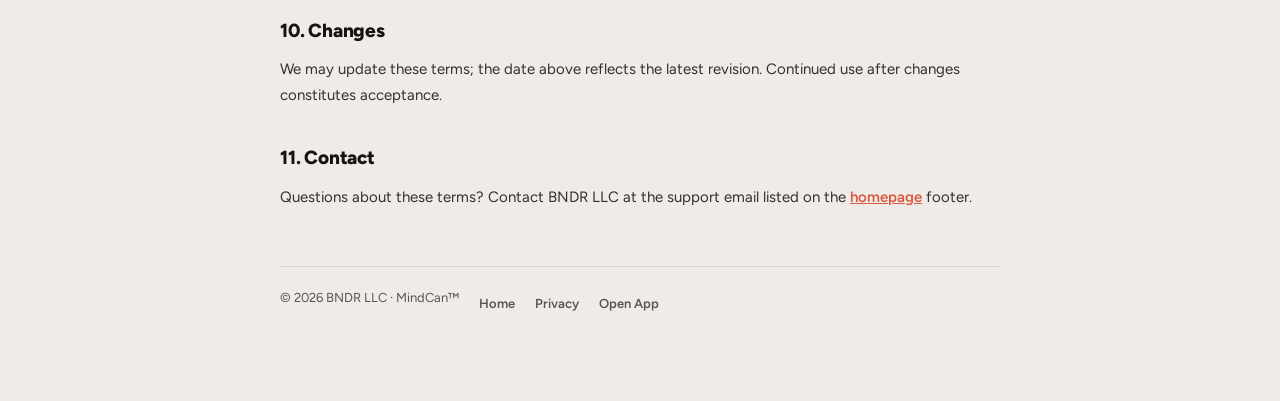
<file: terms.html>
<!DOCTYPE html>
<html lang="en">
<head>
    <meta charset="UTF-8">
    <meta name="viewport" content="width=device-width, initial-scale=1.0, viewport-fit=cover">
    <title>Terms of Use — MindCan™</title>
    <meta name="description" content="MindCan™ terms of use: license, one-time purchases, refunds, and disclaimers.">
    <meta name="theme-color" content="#EFECE7">
    <link rel="icon" href="data:image/svg+xml,%3Csvg xmlns=%27http://www.w3.org/2000/svg%27 viewBox=%270 0 64 64%27%3E%3Crect width=%2764%27 height=%2764%27 rx=%2714%27 fill=%27%23161311%27/%3E%3Cpath d=%27M25 27 L39 37%27 stroke=%27%23D49A36%27 stroke-width=%274%27 stroke-linecap=%27round%27/%3E%3Ccircle cx=%2722%27 cy=%2724%27 r=%277%27 fill=%27%23D95A40%27/%3E%3Ccircle cx=%2742%27 cy=%2740%27 r=%277%27 fill=%27%23EFECE7%27/%3E%3C/svg%3E">
    <link rel="preconnect" href="https://fonts.googleapis.com">
    <link rel="preconnect" href="https://fonts.gstatic.com" crossorigin>
    <link href="https://fonts.googleapis.com/css2?family=Figtree:wght@400;600;700;900&display=swap" rel="stylesheet">
    <script src="config.js"></script>
    <script src="consent.js" defer></script>
    <script src="reporter.js" defer></script>
    <style>
        :root { --bone:#EFECE7; --obsidian:#161311; --terracotta:#D95A40; --void:#595450; --line:rgba(22,19,17,0.10); }
        * { margin:0; padding:0; box-sizing:border-box; }
        body { font-family:'Figtree',system-ui,sans-serif; background:var(--bone); color:var(--obsidian); line-height:1.7; -webkit-font-smoothing:antialiased; }
        .page { width:min(720px, 100% - 40px); margin-inline:auto; padding:32px 0 80px; }
        .back { display:inline-flex; align-items:center; gap:8px; min-height:44px; text-decoration:none; font-weight:700; font-size:14px; color:var(--void); }
        .back:hover { color:var(--terracotta); }
        h1 { font-size:clamp(30px,7vw,42px); font-weight:900; letter-spacing:-0.03em; line-height:1.1; margin:18px 0 6px; }
        .updated { font-size:13px; color:var(--void); margin-bottom:34px; }
        h2 { font-size:19px; font-weight:800; letter-spacing:-0.01em; margin:34px 0 10px; }
        p, li { font-size:15px; color:#33302d; }
        ul { padding-left:22px; margin:10px 0; }
        li { margin-bottom:6px; }
        a { color:var(--terracotta); font-weight:600; }
        footer { margin-top:56px; padding-top:20px; border-top:1px solid var(--line); font-size:13px; color:var(--void); display:flex; flex-wrap:wrap; gap:8px 20px; }
        footer a { color:var(--void); text-decoration:none; font-weight:600; padding:6px 0; }
        footer a:hover { color:var(--terracotta); }
    </style>
</head>
<body>
    <div class="page">
        <a class="back" href="index.html">← Back to MindCan™</a>
        <h1>Terms of Use</h1>
        <p class="updated">Last updated: July 12, 2026</p>

        <h2>1. Agreement</h2>
        <p>By using MindCan™ (the “Software”), provided by BNDR LLC (“we”, “us”), you agree to these terms. If you do not agree, do not use the Software.</p>

        <h2>2. The product</h2>
        <p>MindCan is a local-first spatial canvas application that runs in your web browser. The Free plan includes all core features with a limit on the number of cards per canvas. MindCan Pro is a <strong>one-time purchase</strong> that unlocks unlimited cards via a license key. Pro is not a subscription and does not auto-renew.</p>

        <h2>3. License</h2>
        <p>We grant you a personal, non-exclusive, non-transferable license to use the Software for your own purposes. A Pro license key is for your own use; activation is per device. You may not resell, redistribute, sublicense, or share license keys, or misrepresent the Software as your own product.</p>

        <h2>4. Purchases & refunds</h2>
        <ul>
            <li>Payments are processed by Stripe or Gumroad on their own checkout pages; their terms apply to the transaction.</li>
            <li>Refunds follow the policy of the store you purchased through. If something is genuinely broken, contact support and we will make it right.</li>
            <li>License keys revoked due to refund or chargeback will no longer validate.</li>
        </ul>

        <h2>5. Your content</h2>
        <p>Everything you create in MindCan is yours and stays on your device. We claim no rights over it and have no access to it. You are responsible for exporting backups of anything important — local browser storage can be cleared by you, your browser, or your operating system.</p>

        <h2>6. Optional AI features</h2>
        <p>AI Synthesis uses your own DeepSeek API key and sends your board's compiled text directly from your browser to DeepSeek. Your use of DeepSeek is governed by DeepSeek's own terms and pricing. AI output can be inaccurate; review it before relying on it. We are not responsible for third-party API costs, availability, or output.</p>

        <h2>7. Acceptable use</h2>
        <p>You agree not to use the Software for unlawful purposes, or to attempt to circumvent license validation other than as documented (e.g., activating a legitimately purchased key).</p>

        <h2>8. Disclaimer of warranty</h2>
        <p>The Software is provided <strong>“as is”</strong>, without warranty of any kind, express or implied, including merchantability, fitness for a particular purpose, and non-infringement. We do not warrant that the Software will be uninterrupted or error-free.</p>

        <h2>9. Limitation of liability</h2>
        <p>To the maximum extent permitted by law, BNDR LLC shall not be liable for any indirect, incidental, special, consequential, or exemplary damages, or any loss of data or profits, arising from your use of the Software. Our total liability shall not exceed the amount you paid for the Software.</p>

        <h2>10. Changes</h2>
        <p>We may update these terms; the date above reflects the latest revision. Continued use after changes constitutes acceptance.</p>

        <h2>11. Contact</h2>
        <p>Questions about these terms? Contact BNDR LLC at the support email listed on the <a href="index.html">homepage</a> footer.</p>

        <footer>
            <span>© <span id="year"></span> BNDR LLC · MindCan™</span>
            <a href="index.html">Home</a>
            <a href="privacy.html">Privacy</a>
            <a href="app.html">Open App</a>
        </footer>
    </div>
    <script>document.getElementById('year').textContent = new Date().getFullYear();</script>
</body>
</html>
</file>
